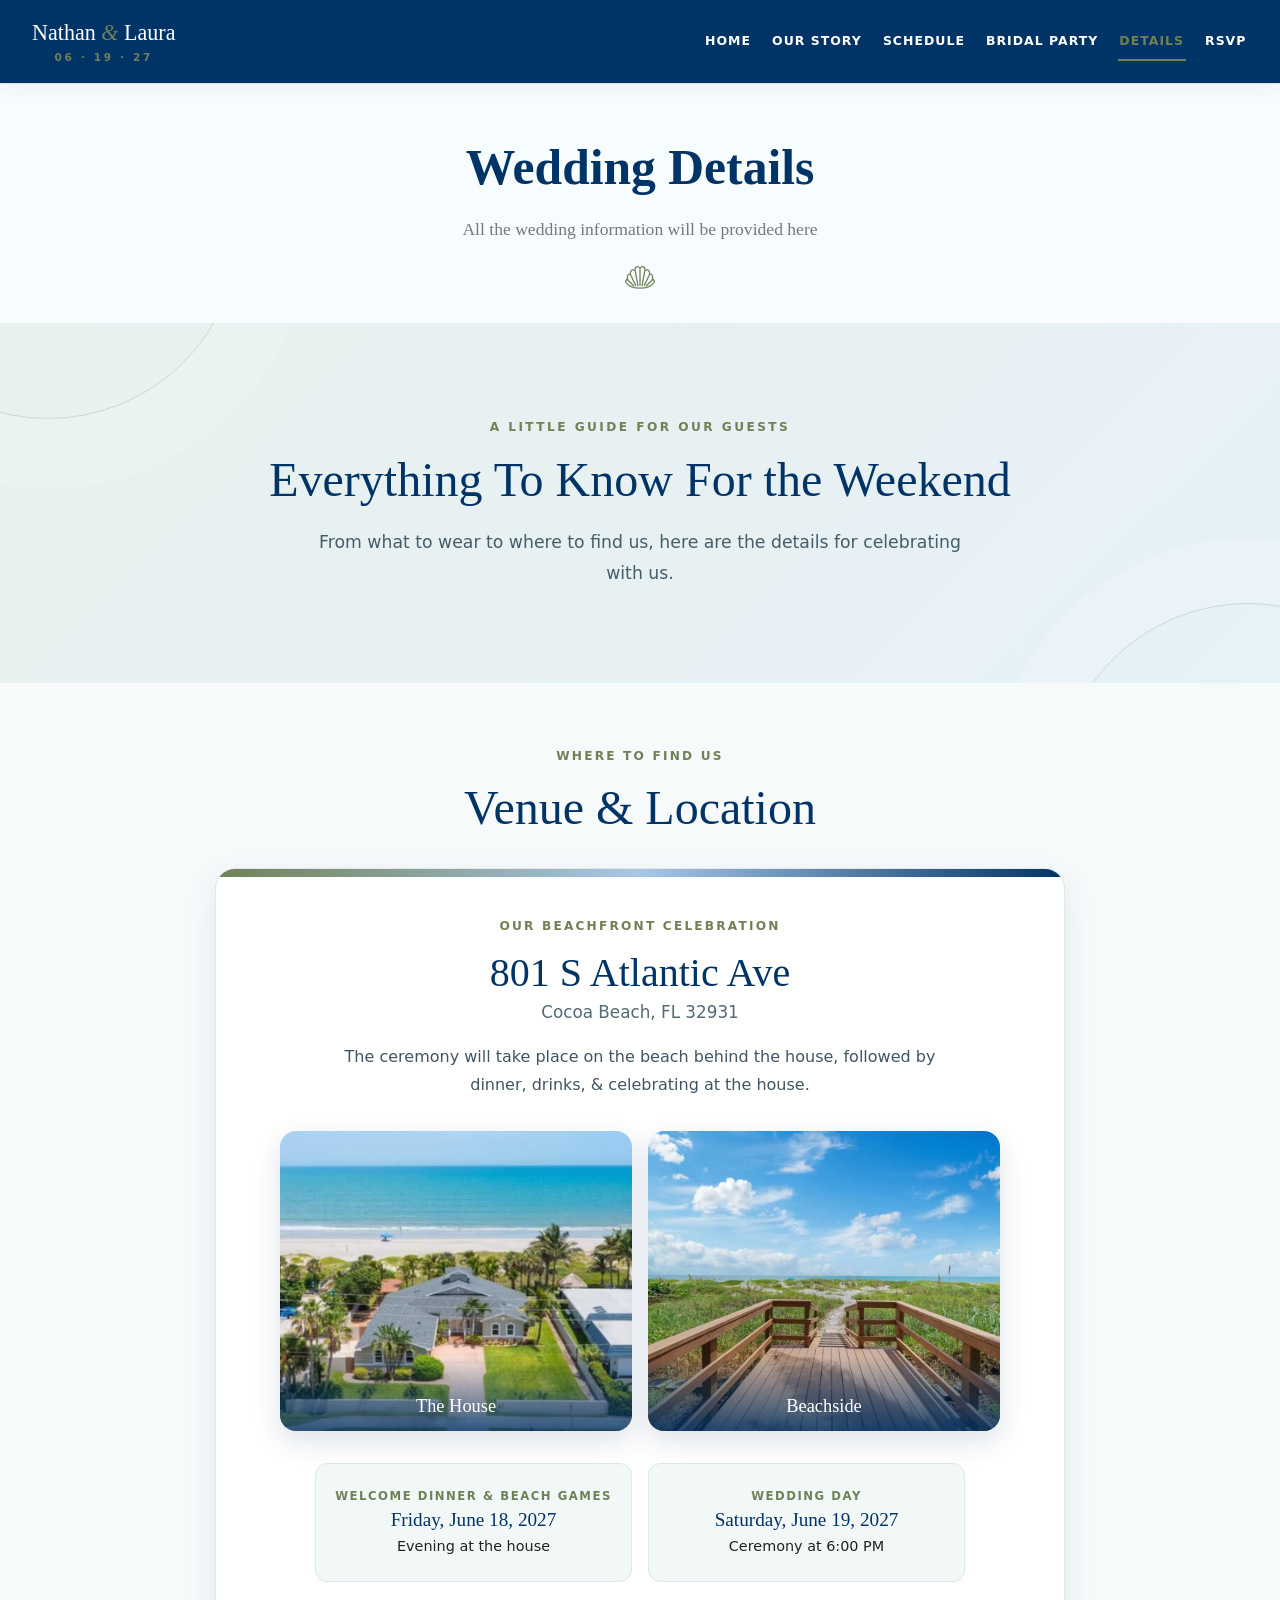
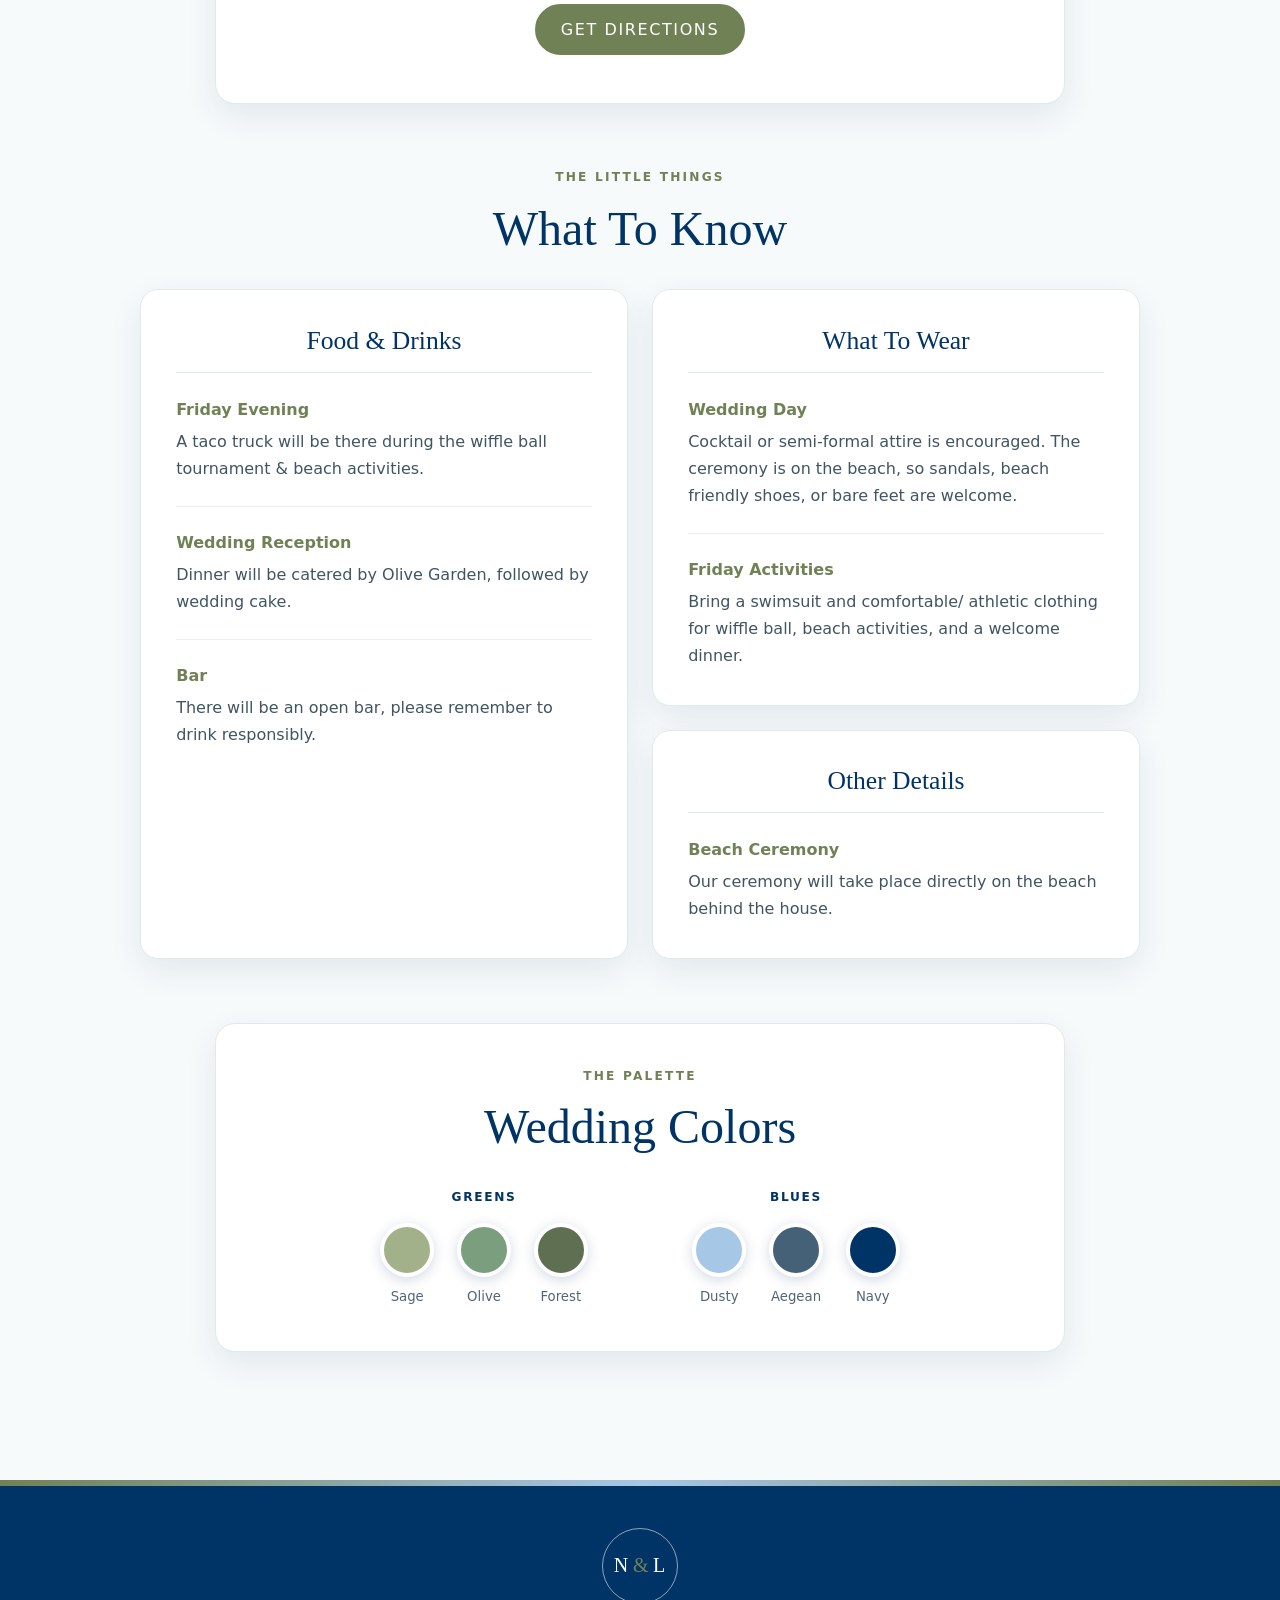
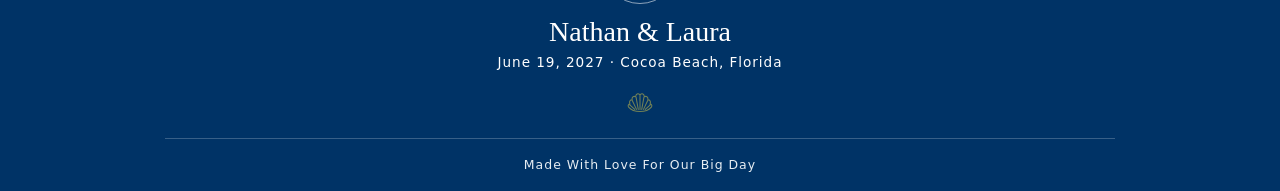
<file: details.html>
<!DOCTYPE html>
<html lang="en">
  <head>
    <meta charset="UTF-8" />
    <link rel="icon" type="image/svg+xml" href="photos/favicon.svg" />
    <title>Nathan &amp; Laura — Wedding</title>
    <meta name="viewport" content="width=device-width, initial-scale=1" />
    <link rel="stylesheet" href="css/overall.css" />
    <link rel="stylesheet" href="css/details.css" />
  </head>

  <body>
    <nav class="nav" aria-label="Main navigation">
      <div class="logo">
        <a href="index.html" aria-label="Nathan and Laura, home">
          <span class="logo-names">Nathan <span class="logo-amp">&amp;</span> Laura</span>
          <span class="logo-date">06 · 19 · 27</span>
        </a>
      </div>
      <button type="button" class="nav-toggle" aria-controls="primary-nav" aria-expanded="false" aria-label="Open menu">☰</button>
      <ul class="nav-links" id="primary-nav">
        <li><a href="index.html">Home</a></li>
        <li><a href="story.html">Our Story</a></li>
        <li><a href="events.html">Schedule</a></li>
        <li><a href="party.html">Bridal Party</a></li>
        <li><a href="details.html" aria-current="page">Details</a></li>
        <li><a href="rsvp.html">RSVP</a></li>
      </ul>
    </nav>
  
    <header class="subpage-header">
      <h1>Wedding Details</h1>
      <p class="subtitle">All the wedding information will be provided here</p>
    </header>
    
    <main>
      <section class="details-intro subpage-intro section">
        <div class="section-inner"><p class="eyebrow">A little guide for our guests</p><h2>Everything To Know For the Weekend</h2><p>From what to wear to where to find us, here are the details for celebrating with us.</p></div>
      </section>
      <div class="details-content section"><div class="section-inner">
 
        


        <section class="venue-section" aria-labelledby="venue-heading">
          <p class="eyebrow">Where to Find Us</p>
          <h2 id="venue-heading">Venue &amp; Location</h2>
          <div class="venue-card">
            <p class="eyebrow">Our Beachfront Celebration</p>
            <h3>801 S Atlantic Ave</h3>
            <p class="venue-address">Cocoa Beach, FL 32931</p>
            <p class="venue-description">The ceremony will take place on the beach behind the house, followed by dinner, drinks, &amp; celebrating at the house.</p>
            
            <div class="venue-photos">
              <figure class="venue-photo">
                <img
                  src="photos/house.jpg"
                  alt="Front of our beachfront wedding house in Cocoa Beach"
                >
                <figcaption>The House</figcaption>
              </figure>

              <figure class="venue-photo">
                <img
                  src="photos/airbnb.jpg"
                  alt="Beachside view of our wedding house in Cocoa Beach"
                >
                <figcaption>Beachside</figcaption>
              </figure>
            </div>

            <div class="venue-highlights">
              <div><span>Welcome Dinner &amp; Beach Games</span><strong>Friday, June 18, 2027</strong><small>Evening at the house</small></div>
              <div><span>Wedding Day</span><strong>Saturday, June 19, 2027</strong><small>Ceremony at 6:00 PM</small></div>
            </div>
            <a class="btn-secondary" href="https://www.google.com/maps/search/?api=1&amp;query=801+S+Atlantic+Ave+Cocoa+Beach+FL+32931" target="_blank" rel="noopener noreferrer">Get Directions</a>
          </div>
        </section>
        <section class="wedding-details" aria-labelledby="details-heading">
          <p class="eyebrow">The little things</p><h2 id="details-heading">What To Know</h2>

<div class="details-grid">

  <!-- LEFT COLUMN -->
  <article class="info-card food-card">
    <h3>Food &amp; Drinks</h3>

    <div class="info-item">
      <h4>Friday Evening</h4>
      <p>A taco truck will be there during the wiffle ball tournament &amp; beach activities.</p>
    </div>

    <div class="info-item">
      <h4>Wedding Reception</h4>
      <p>Dinner will be catered by Olive Garden, followed by wedding cake.</p>
    </div>

    <div class="info-item">
      <h4>Bar</h4>
      <p>There will be an open bar, please remember to drink responsibly.</p>
    </div>
  </article>


  <!-- RIGHT COLUMN -->
  <div class="details-right-column">

    <article class="info-card">
      <h3>What To Wear</h3>

      <div class="info-item">
        <h4>Wedding Day</h4>
        <p>Cocktail or semi-formal attire is encouraged. The ceremony is on the beach, so sandals, beach friendly shoes, or bare feet are welcome.</p>
      </div>

      <div class="info-item">
        <h4>Friday Activities</h4>
        <p>Bring a swimsuit and comfortable/ athletic clothing for wiffle ball, beach activities, and a welcome dinner.</p>
      </div>
    </article>


    <article class="info-card">
      <h3>Other Details</h3>

      <div class="info-item">
        <h4>Beach Ceremony</h4>
        <p>Our ceremony will take place directly on the beach behind the house.</p>
      </div>

    </article>

  </div>

</div>
        </section>

                 <section class="color-scheme" aria-labelledby="colors-heading">
            <p class="eyebrow">The palette</p><h2 id="colors-heading">Wedding Colors</h2><br>
          
            <div class="color-groups">
          
              <div class="color-group">
                <p class="color-group-label">Greens</p>
                <div class="color-circles">
                  <div class="color-item">
                    <span class="color-circle sage"></span>
                    <p>Sage</p>
                  </div>
          
                  <div class="color-item">
                    <span class="color-circle olive"></span>
                    <p>Olive</p>
                  </div>
          
                  <div class="color-item">
                    <span class="color-circle dark-green"></span>
                    <p>Forest</p>
                  </div>
                </div>
              </div>
          
              <div class="color-group">
                <p class="color-group-label">Blues</p>
                <div class="color-circles">
                  <div class="color-item">
                    <span class="color-circle baby-blue"></span>
                    <p>Dusty</p>
                  </div>
          
                  <div class="color-item">
                    <span class="color-circle med-blue"></span>
                    <p>Aegean</p>
                  </div>
          
                  <div class="color-item">
                    <span class="color-circle navy-blue"></span>
                    <p>Navy</p>
                  </div>
                </div>
              </div>
          
            </div>
          </section>
       </div></div>
    </main>
    
    <footer class="footer">
      <div class="footer-inner">
        <p class="footer-monogram" aria-hidden="true">N <span>&amp;</span> L</p>
        <p class="footer-names">Nathan &amp; Laura</p>
        <p class="footer-place">June 19, 2027 · Cocoa Beach, Florida</p>
        <span class="footer-shell" aria-hidden="true"></span>
        <div class="footer-bottom">Made With Love For Our Big Day</div>
      </div>
    </footer>
  
    <script>
    const navToggle = document.querySelector('.nav-toggle');
    const navList   = document.getElementById('primary-nav');
  
    if (navToggle && navList) {
        navToggle.addEventListener('click', () => {
        const expanded = navToggle.getAttribute('aria-expanded') === 'true' || false;
        navToggle.setAttribute('aria-expanded', !expanded);
        navList.classList.toggle('show');
        navToggle.setAttribute('aria-label', expanded ? 'Open menu' : 'Close menu');
        });
  
        // Close the menu when a link is clicked (useful on single‑page anchors)
        navList.addEventListener('click', (e) => {
        if (e.target.tagName === 'A') {
            navList.classList.remove('show');
            navToggle.setAttribute('aria-expanded', 'false');
        }});
      }
    </script>
  </body>
</html>
</file>
<file: css/overall.css>
:root {
  --color-primary:       #718156; 
  --color-primary-hov:   #8F9F75; 
  --color-dark:          #5F6F52;
  --color-blue:          #003366;
  --color-bg:            #F7FCFF;
  --color-bg-alt:        #F7FCFF;
  --color-accent:        #A7C7E7;
  --color-text:          #222222;
  --color-muted:         #777777;
  --font-body:   system-ui, -apple-system, BlinkMacSystemFont, "Segoe UI", sans-serif;
  --font-heading:"Georgia", "Times New Roman", serif;
  --max-width: 1000px;
  --shadow: 0 12px 32px rgba(0, 51, 102, .09);
  --page-edge: clamp(1rem, 4vw, 2rem);
} 

*,*::before,*::after { 
  box-sizing: border-box; 
}

html { 
  scroll-behavior: smooth; 
}

body {
  margin: 0;
  font-family: var(--font-body);
  background: var(--color-bg);
  color: var(--color-text);
  line-height: 1.6;
  display: flex;            
  flex-direction: column;
  min-height: 100vh;
}

.visually-hidden, .sr-only {
  position: absolute !important;
  width: 1px; height: 1px;
  padding: 0; border: 0;
  overflow: hidden;
  clip: rect(0,0,0,0);
  white-space: nowrap;
}

.section {
  padding: clamp(2.5rem, 5vw, 4.5rem) 1.5rem;
  background: var(--color-bg);
}

.section-inner {
  max-width: var(--max-width);
  margin: 0 auto;
}

.two-column {
  display: flex;
  flex-wrap: wrap;
  gap: 2rem;
}

.two-column > div { 
  flex: 1 1 300px; 
}

.card-grid {
  display: grid;
  gap: 2rem;
  grid-template-columns: repeat(auto-fit, minmax(300px, 1fr));
}

 .footer {
  position: relative;
  margin-top: auto;
  padding: 3rem 1.5rem 0;
  background: var(--color-blue);
  color: #fff;
  text-align: center;
}
.footer::before {
  content: "";
  position: absolute;
  top: 0; left: 0; right: 0;
  height: 6px;
  background: linear-gradient(90deg, var(--color-primary), var(--color-accent), var(--color-primary));
}
.footer-inner { max-width: 950px; margin: auto; }
.footer-monogram {
  display: inline-flex;
  align-items: center;
  justify-content: center;
  width: 76px; height: 76px;
  margin: 0 0 .75rem;
  border: 1px solid rgba(255,255,255,.55);
  border-radius: 50%;
  font: 1.25rem var(--font-heading);
  letter-spacing: .04em;
}
.footer-monogram span { color: var(--color-primary); padding: 0 .24rem; }

.footer-shell {
  display: block;
  width: 28px;
  height: 25px;
  margin: .8rem auto 1.5rem;
  background-color: var(--color-primary);
  -webkit-mask: url("data:image/svg+xml,%3Csvg xmlns='http://www.w3.org/2000/svg' viewBox='0 0 64 56'%3E%3Cpath d='M32 51C21 51 11 47 6 41C4 38 5 34 9 34C7 28 9 24 14 24C13 18 17 15 22 17C23 11 27 8 32 13C37 8 41 11 42 17C47 15 51 18 50 24C55 24 57 28 55 34C59 34 60 38 58 41C53 47 43 51 32 51ZM32 14V46M23 18L28 46M14 25L24 46M41 18L36 46M50 25L40 46M8 35L20 46M56 35L44 46' fill='none' stroke='black' stroke-width='2.4' stroke-linecap='round' stroke-linejoin='round'/%3E%3C/svg%3E") center / contain no-repeat;
  mask: url("data:image/svg+xml,%3Csvg xmlns='http://www.w3.org/2000/svg' viewBox='0 0 64 56'%3E%3Cpath d='M32 51C21 51 11 47 6 41C4 38 5 34 9 34C7 28 9 24 14 24C13 18 17 15 22 17C23 11 27 8 32 13C37 8 41 11 42 17C47 15 51 18 50 24C55 24 57 28 55 34C59 34 60 38 58 41C53 47 43 51 32 51ZM32 14V46M23 18L28 46M14 25L24 46M41 18L36 46M50 25L40 46M8 35L20 46M56 35L44 46' fill='none' stroke='black' stroke-width='2.4' stroke-linecap='round' stroke-linejoin='round'/%3E%3C/svg%3E") center / contain no-repeat;
}

.footer-names { margin: 0; font: 1.75rem var(--font-heading); }
.footer-place { margin: .25rem 0 1rem; letter-spacing: .07em; font-size: .85rem; }
.footer-note { margin: 0 0 2.25rem; color: #d9e8da; font: italic 1.05rem var(--font-heading); }
.footer-bottom {
  padding: 1rem 0;
  border-top: 1px solid rgba(255,255,255,.22);
  font-size: .78rem;
  letter-spacing: .08em;
  color: #e6edf2;
}

@media print {
  .nav, .footer, .btn-primary { display: none; }
  .hero { background: none; color: #000; }
}

.nav {
  position: sticky;
  top: 0;
  z-index: 1000;
  display: flex;
  align-items: center;
  justify-content: space-between;
  gap: 1.5rem;
  min-height: 84px;
  padding: .7rem var(--page-edge);
  background: var(--color-blue);
  border-bottom: 1px solid #d8e3e8;
  box-shadow: 0 4px 18px rgba(0,51,102,.06);
}
.logo a {
  display: flex;
  flex-direction: column;
  width: max-content;
  text-align: center;
  color: #fff;
  text-decoration: none;
  line-height: 1.15;
}
.logo-names { font: 1.38rem var(--font-heading); white-space: nowrap; }
.logo-amp { font-style: italic; color: var(--color-primary); }
.logo-date {
  margin-top: .3rem;
  color: var(--color-primary);
  font-size: .66rem;
  font-weight: 700;
  letter-spacing: .25em;
}
.nav-links { display: flex; align-items: center; gap: clamp(.7rem, 1.4vw, 1.4rem); list-style: none; margin: 0; padding: 0; }
.nav-links a {
  display: inline-block;
  padding: .55rem .1rem;
  border-bottom: 2px solid transparent;
  color: #fff;
  text-decoration: none;
  text-transform: uppercase;
  letter-spacing: .08em;
  font-size: .78rem;
  font-weight: 650;
  white-space: nowrap;
  transition: color .2s, border-color .2s;
}
.nav-links a:hover, .nav-links a[aria-current="page"] { color: var(--color-primary); border-color: var(--color-primary); }
.nav-toggle {
  display: none;
  width: 44px; height: 44px;
  border: 1px solid #d8e3e8;
  border-radius: 10px;
  background: var(--color-blue);
  color: #fff;
  font-size: 1.4rem;
  cursor: pointer;
}
a:focus-visible, button:focus-visible, input:focus-visible, select:focus-visible, textarea:focus-visible { outline: 3px solid var(--color-primary); outline-offset: 3px; }
@media (max-width: 950px) {
  .nav-toggle { display: inline-grid; place-items: center; }
  .nav-links {
    display: none;
    position: absolute;
    top: 100%; left: 0; right: 0;
    flex-direction: column;
    align-items: stretch;
    gap: 0;
    padding: .6rem 1.5rem 1rem;
    background: var(--color-blue);
    border-bottom: 1px solid #d8e3e8;
    box-shadow: 0 10px 20px rgba(0,51,102,.08);
  }
  .nav-links.show { display: flex; }
  .nav-links a { display: block; padding: .65rem .25rem; }
}


/* ========================================
   SHARED SUBPAGE INTRO BANNER
======================================== */
.subpage-intro {
  position: relative;
  overflow: hidden;
  min-height: clamp(300px, 32vw, 360px);
  display: flex;
  align-items: center;
  background: linear-gradient(135deg, #e8f1ee, #e6f1f8);
  text-align: center;
}

.subpage-intro::before,
.subpage-intro::after {
  content: "";
  position: absolute;
  width: 24rem;
  height: 24rem;
  border: 1px solid rgba(113,129,86,.22);
  border-radius: 50%;
  pointer-events: none;
}

.subpage-intro::before {
  top: -18rem;
  left: -9rem;
  box-shadow: 0 0 0 70px rgba(255,255,255,.13);
}

.subpage-intro::after {
  right: -10rem;
  bottom: -19rem;
  box-shadow: 0 0 0 65px rgba(255,255,255,.14);
}

.subpage-intro strong {
  color: var(--color-blue);
}

.subpage-intro .section-inner {
  position: relative;
  max-width: 1000;
}

.subpage-intro .eyebrow {
  margin: 0 0 .8rem;
  color: var(--color-primary);
  font-size: .76rem;
  font-weight: 750;
  letter-spacing: .2em;
  text-transform: uppercase;
}

.subpage-intro h2 {
  margin: 0 0 1.2rem;
  color: var(--color-blue);
  font: normal clamp(2rem,4vw,3rem)/1.2 var(--font-heading);
}

.subpage-intro .section-inner > p:not(.eyebrow) {
  max-width: 650px;
  margin: .45rem auto 0;
  color: #455d69;
  font-size: 1.08rem;
  line-height: 1.75;
}

.btn-primary {
  display: inline-block;
  padding: .75rem 1.5rem;
  background: var(--color-primary);
  color: #fff;
  text-decoration: none;
  border-radius: 999px;
  text-transform: uppercase;
  letter-spacing: .1em;
  border: none;
  cursor: pointer;
  transition: background .2s ease, transform .2s ease;
}

.btn-primary:hover { 
  background: var(--color-dark);
  transform: translateY(-2px); 
}

.card {
  background: #fff;
  border-radius: 16px;
  padding: 1.5rem;
  box-shadow: var(--shadow);
}

.card h3 { 
  margin-top: 0; 
}

.subpage-header {
  text-align: center;
  padding: 2.75rem 1rem 2rem;
  max-width: 700px;
  margin: 0 auto;
  font-family: var(--font-heading);
}

.subpage-header h1 {
  font-size: clamp(2.2rem, 5vw, 3.1rem);
  margin: 0;
  color: var(--color-blue);
  font-weight: 600;
}

.subpage-header .subtitle {
  font-size: 1.1rem;
  color: var(--color-muted);
  margin-top: 0.5rem;
}

hr.divider {
  border: 0;                   
  height: 2px;             
  margin: 3rem auto;            
  max-width: 60%;            
  background: var(--color-primary);  
  border-radius: 2px;         
  opacity: 0.8;                  
}

.subpage-header::after {
  content: "";
  display: block;
  width: 34px;
  height: 30px;
  margin: 1rem auto 0;
  background-color: var(--color-primary);
  -webkit-mask: url("data:image/svg+xml,%3Csvg xmlns='http://www.w3.org/2000/svg' viewBox='0 0 64 56'%3E%3Cpath d='M32 51C21 51 11 47 6 41C4 38 5 34 9 34C7 28 9 24 14 24C13 18 17 15 22 17C23 11 27 8 32 13C37 8 41 11 42 17C47 15 51 18 50 24C55 24 57 28 55 34C59 34 60 38 58 41C53 47 43 51 32 51ZM32 14V46M23 18L28 46M14 25L24 46M41 18L36 46M50 25L40 46M8 35L20 46M56 35L44 46' fill='none' stroke='black' stroke-width='2.4' stroke-linecap='round' stroke-linejoin='round'/%3E%3C/svg%3E") center / contain no-repeat;
  mask: url("data:image/svg+xml,%3Csvg xmlns='http://www.w3.org/2000/svg' viewBox='0 0 64 56'%3E%3Cpath d='M32 51C21 51 11 47 6 41C4 38 5 34 9 34C7 28 9 24 14 24C13 18 17 15 22 17C23 11 27 8 32 13C37 8 41 11 42 17C47 15 51 18 50 24C55 24 57 28 55 34C59 34 60 38 58 41C53 47 43 51 32 51ZM32 14V46M23 18L28 46M14 25L24 46M41 18L36 46M50 25L40 46M8 35L20 46M56 35L44 46' fill='none' stroke='black' stroke-width='2.4' stroke-linecap='round' stroke-linejoin='round'/%3E%3C/svg%3E") center / contain no-repeat;
}
@media (prefers-reduced-motion: reduce) { *, *::before, *::after { scroll-behavior: auto !important; transition-duration: .01ms !important; } }
</file>
<file: css/details.css>
.eyebrow { margin: 0 0 .75rem; color: var(--color-primary); font-size: .76rem; font-weight: 750; letter-spacing: .18em; text-transform: uppercase; }
.color-scheme h2, .venue-section > h2, .wedding-details > h2 { margin: 0 0 1.1rem; color: var(--color-blue); font: normal clamp(2rem,4vw,3rem)/1.2 var(--font-heading); }
.details-content { background: #f7fafb; }
.color-scheme { max-width: 850px; margin: 0 auto 4rem; padding: 2.7rem 2rem; background: #fff; border: 1px solid #e1eae8; border-radius: 20px; box-shadow: var(--shadow); text-align: center; }
.color-scheme h2 { margin-bottom: .4rem; }
.colors-intro { margin: 0 auto 2rem; color: #506675; }
.color-groups { display: flex; justify-content: center; gap: clamp(2rem,8vw,7rem); flex-wrap: wrap; }
.color-group-label { margin: 0 0 1rem; color: var(--color-blue); font-size: .76rem; font-weight: 700; letter-spacing: .14em; text-transform: uppercase; }
.color-circles { display: flex; flex-wrap: wrap; justify-content: center; gap: 1.3rem; }
.color-item { display: flex; flex-direction: column; align-items: center; gap: .55rem; min-width: 56px; }
.color-item p { margin: 0; color: #526575; font-size: .83rem; }
.color-circle { display: block; width: 54px; height: 54px; border: 4px solid #fff; border-radius: 50%; box-shadow: 0 3px 13px rgba(0,51,102,.18); }
.color-circle.sage { background: #A3B18A; }
.color-circle.olive { background: #7A9E7E; }
.color-circle.dark-green { background: var(--color-dark); }
.color-circle.baby-blue { background: #A7C7E7; }
.color-circle.med-blue { background: #456178; }
.color-circle.navy-blue { background: var(--color-blue); }
.venue-section, .wedding-details { margin: 0 auto 4rem; text-align: center; }
.venue-section > h2, .wedding-details > h2 { margin-bottom: 2rem; }
.venue-card { position: relative; overflow: hidden; max-width: 850px; margin: auto; padding: 3rem 2rem; background: #fff; border: 1px solid #e1eae8; border-radius: 20px; box-shadow: var(--shadow); }
.venue-card::before { content: ""; position: absolute; inset: 0 0 auto; height: 8px; background: linear-gradient(90deg,var(--color-primary),var(--color-accent),var(--color-blue)); }
.venue-card h3 { margin: .3rem 0 0; color: var(--color-blue); font: normal clamp(1.8rem,3.5vw,2.5rem) var(--font-heading); }
.venue-address { margin: .2rem 0 1.1rem; color: #536a76; font-size: 1.05rem; }
.venue-description { max-width: 600px; margin: 0 auto 2rem; color: #405562; line-height: 1.75; }
.venue-highlights { display: grid; grid-template-columns: repeat(2,minmax(0,1fr)); gap: 1rem; max-width: 650px; margin: 2rem auto 1.4rem; }
.venue-highlights > div { display: flex; flex-direction: column; gap: .25rem; padding: 1.4rem 1rem; background: #f2f7f7; border: 1px solid #dce8e7; border-radius: 12px; }
.venue-highlights span { color: var(--color-primary); font-size: .73rem; font-weight: 750; letter-spacing: .13em; text-transform: uppercase; }
.venue-highlights strong { color: var(--color-blue); font: normal 1.2rem var(--font-heading); }
.venue-highlights small { font-size: .9rem; }
.details-grid { display: grid; grid-template-columns: repeat(2,minmax(0,1fr)); gap: 1.5rem; align-items: stretch; }
.info-card { position: relative; padding: 2.2rem; background: #fff; border: 1px solid #e1eae8; border-radius: 18px; box-shadow: var(--shadow); text-align: left; }
.info-card-number { display: block; margin-bottom: .4rem; color: var(--color-primary); text-align: center; font: italic 1rem var(--font-heading); }
.info-card h3 { margin: 0 0 1.5rem; padding-bottom: 1rem; color: var(--color-blue); border-bottom: 1px solid #dce8e7; text-align: center; font: normal 1.6rem var(--font-heading); }
.info-item + .info-item { margin-top: 1.5rem; padding-top: 1.4rem; border-top: 1px solid #e9eeee; }
.info-item h4 { margin: 0 0 .35rem; color: var(--color-primary); font-size: 1rem; }
.info-item p { margin: 0; color: #405562; line-height: 1.7; }
.parking-card { grid-column: 1 / -1; max-width: 650px; width: 100%; margin: auto; }
@media(max-width:700px) { .venue-photo-link { margin: 1.6rem auto; border-radius: 13px; } .color-scheme { padding: 2rem 1rem; } .color-groups { gap: 2rem; } .venue-card { padding: 2.4rem 1.2rem; } .venue-highlights,.details-grid { grid-template-columns: 1fr; } .parking-card { grid-column: auto; } .info-card { padding: 1.6rem; } }
@media(max-width:460px) { .venue-photo-link img { aspect-ratio: 4 / 3; } .venue-photo-overlay { padding: 2.5rem .8rem 1rem; } .venue-photo-overlay span { font-size: 1.15rem; } .color-circles { gap: .7rem; } .color-circle { width: 45px; height: 45px; } .color-item { min-width: 48px; } }

.venue-photos {
  display: grid;
  grid-template-columns: repeat(2, minmax(0, 1fr));
  gap: 1rem;
  max-width: 720px;
  margin: 2rem auto;
}

.venue-photo {
  position: relative;
  overflow: hidden;
  margin: 0;
  border-radius: 16px;
  box-shadow: 0 10px 28px rgba(0, 51, 102, .14);
}

.venue-photo img {
  display: block;
  width: 100%;
  height: 300px;
  object-fit: cover;
  transition: transform .35s ease;
}

.venue-photo:hover img {
  transform: scale(1.025);
}

.venue-photo figcaption {
  position: absolute;
  right: 0;
  bottom: 0;
  left: 0;
  padding: 2.5rem 1rem .9rem;
  color: #fff;
  background: linear-gradient(
    to bottom,
    transparent,
    rgba(0, 51, 102, .82)
  );
  text-align: center;
  font: normal 1.15rem var(--font-heading);
}

@media (max-width: 600px) {
  .venue-photos {
    grid-template-columns: 1fr;
    gap: 1rem;
    margin: 1.6rem auto;
  }

  .venue-photo img {
    height: auto;
    aspect-ratio: 16 / 10;
    object-fit: cover;
  }
  .details-right-column {
  gap: 1.5rem;
}
}

.btn-secondary {
  display: inline-block;
  padding: .68rem 1.5rem;
  color: #fff;
  background: var(--color-primary);
  border: 2px solid var(--color-primary);
  border-radius: 999px;
  text-decoration: none;
  text-transform: uppercase;
  letter-spacing: .1em;
  transition: color .2s, background .2s, transform .2s;
}

.btn-secondary:hover {
  color: #fff;
  background: var(--color-dark);
  transform: translateY(-2px);
}

.details-right-column {
  display: flex;
  flex-direction: column;
  gap: 1.5rem;
}
</file>
